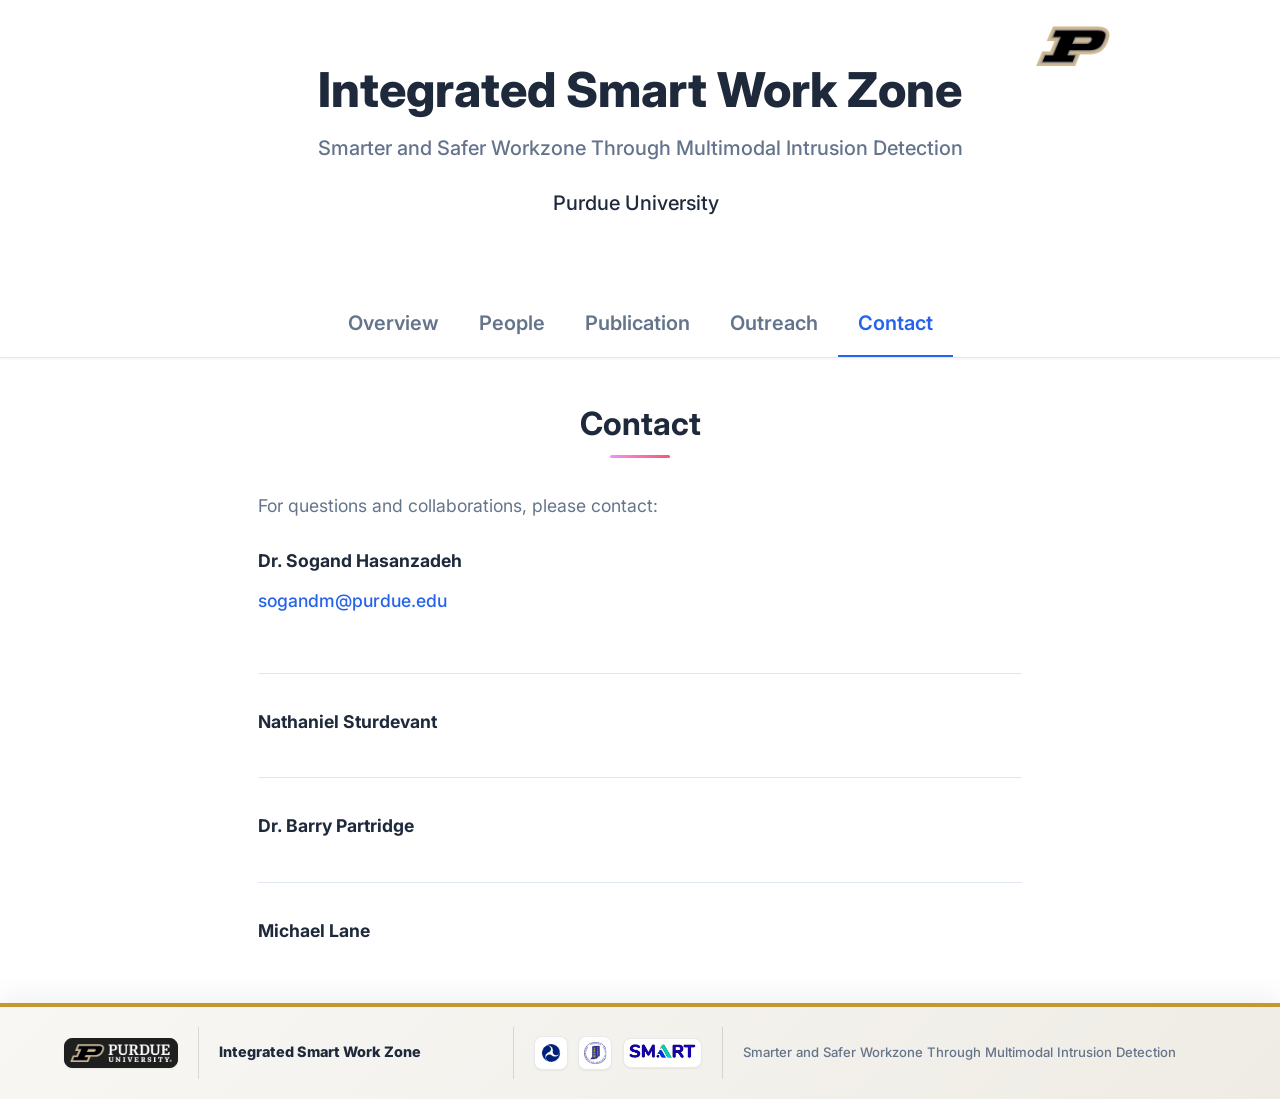
<file: contact.html>
<!DOCTYPE html>
<html lang="en">
<head>
  <meta charset="utf-8">
  <script>
    (function () {
      if (location.pathname.indexOf('/SmartWorkzone_Page') === 0) {
        document.write('<base href="/SmartWorkzone_Page/">');
      }
    })();
  </script>
  <meta name="description" content="Integrated Smart Work Zone — contact information.">
  <meta name="viewport" content="width=device-width, initial-scale=1">

  <title>Integrated Smart Work Zone | Contact</title>

  <link href="https://fonts.googleapis.com/css2?family=Inter:wght@400;500;600;700;800&display=swap" rel="stylesheet">
  <link href="https://fonts.googleapis.com/css?family=Google+Sans|Noto+Sans|Castoro" rel="stylesheet">
  <link rel="stylesheet" href="static/css/bulma.min.css">
  <link rel="stylesheet" href="static/css/index.css">
</head>

<body>

  <section class="hero publication-header">
    <a class="purdue-logo-link" href="https://www.purdue.edu/" target="_blank" rel="noopener noreferrer">
      <img class="purdue-logo" src="static/images/purdue-logo.png" alt="Purdue University">
    </a>
    <div class="hero-body">
      <div class="container is-max-desktop">
        <div class="columns is-centered">
          <div class="column has-text-centered">
            <h1 class="title is-1 publication-title">Integrated Smart Work Zone</h1>
            <p class="project-tagline is-size-5">Smarter and Safer Workzone Through Multimodal Intrusion Detection</p>
            <div class="is-size-5 publication-authors">
              <span class="author-block">Purdue University</span>
            </div>
          </div>
        </div>
      </div>
    </div>
  </section>

  <nav class="site-nav" aria-label="Main navigation">
    <div class="nav-container">
      <div class="tabs is-centered is-medium">
        <ul>
          <li><a href="index.html">Overview</a></li>
          <li><a href="people.html">People</a></li>
          <li><a href="publication.html">Publication</a></li>
          <li><a href="outreach.html">Outreach</a></li>
          <li class="is-active"><a href="contact.html">Contact</a></li>
        </ul>
      </div>
    </div>
  </nav>

  <section class="section page-section">
    <div class="container is-max-desktop">
      <div class="columns is-centered">
        <div class="column is-four-fifths">
          <h2 class="title is-3 has-text-centered">Contact</h2>
          <div class="content contact-list has-text-justified">
            <p class="contact-intro">For questions and collaborations, please contact:</p>
            <div class="contact-entry">
              <p class="contact-name">Dr. Sogand Hasanzadeh</p>
              <p><a href="mailto:sogandm@purdue.edu">sogandm@purdue.edu</a></p>
            </div>
            <div class="contact-entry">
              <p class="contact-name">Nathaniel Sturdevant</p>
            </div>
            <div class="contact-entry">
              <p class="contact-name">Dr. Barry Partridge</p>
            </div>
            <div class="contact-entry">
              <p class="contact-name">Michael Lane</p>
            </div>
          </div>
        </div>
      </div>
    </div>
  </section>

  <footer class="site-footer-bar" role="contentinfo">
    <div class="site-footer-bar__scroll">
      <div class="site-footer-bar__inner">
        <div class="site-footer-bar__section site-footer-bar__logos">
          <img class="site-footer-bar__logo site-footer-bar__logo--purdue" src="static/images/purdue-logo.png" alt="Purdue University">
        </div>
        <div class="site-footer-bar__section site-footer-bar__project">
          <p class="site-footer-bar__text">Integrated Smart Work Zone</p>
        </div>
        <div class="site-footer-bar__section site-footer-bar__funding">
          <img class="site-footer-bar__logo site-footer-bar__logo--usdot" src="static/images/funding/usdot.png" alt="U.S. Department of Transportation">
          <img class="site-footer-bar__logo site-footer-bar__logo--indot" src="static/images/funding/indot.png" alt="Indiana Department of Transportation">
          <img class="site-footer-bar__logo site-footer-bar__logo--smart" src="static/images/funding/smart.png" alt="USDOT SMART Grant Program">
        </div>
        <div class="site-footer-bar__section site-footer-bar__tagline">
          <p class="site-footer-bar__text">Smarter and Safer Workzone Through Multimodal Intrusion Detection</p>
        </div>
      </div>
    </div>
  </footer>

</body>
</html>
</file>
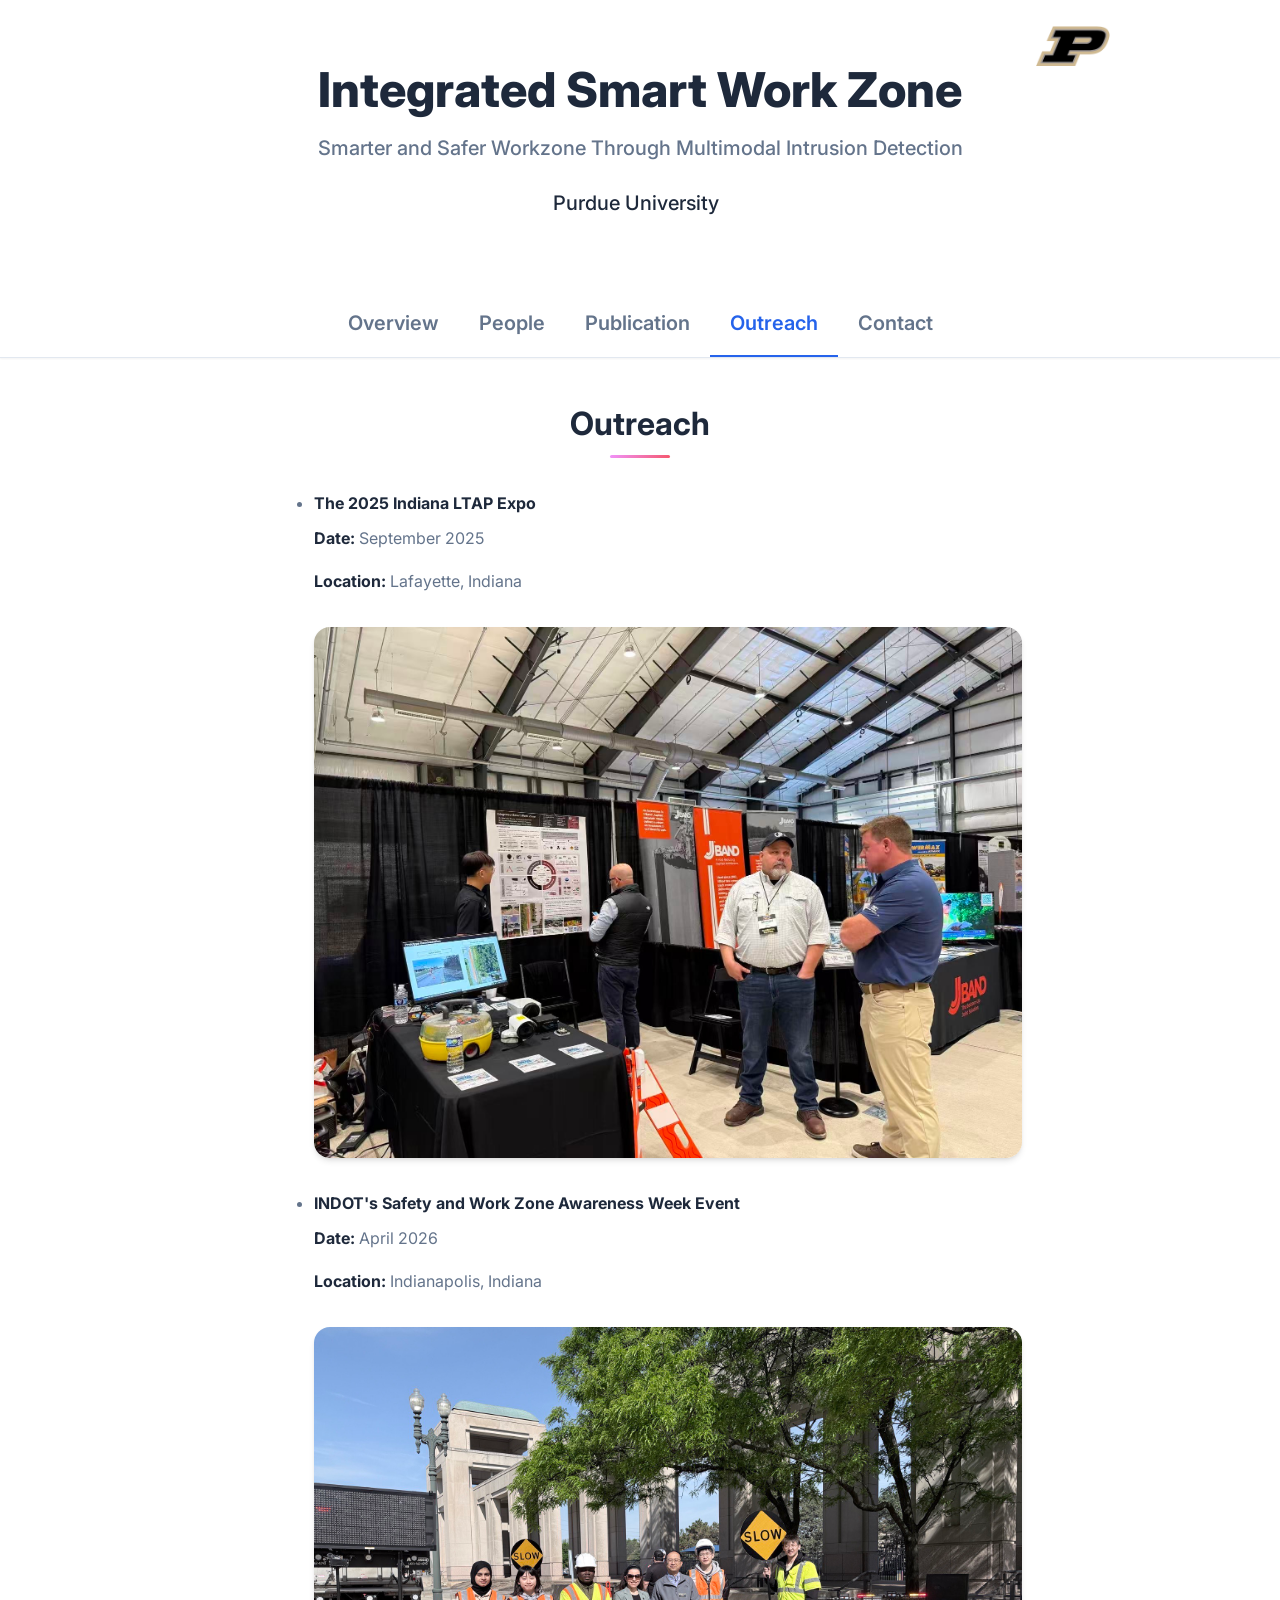
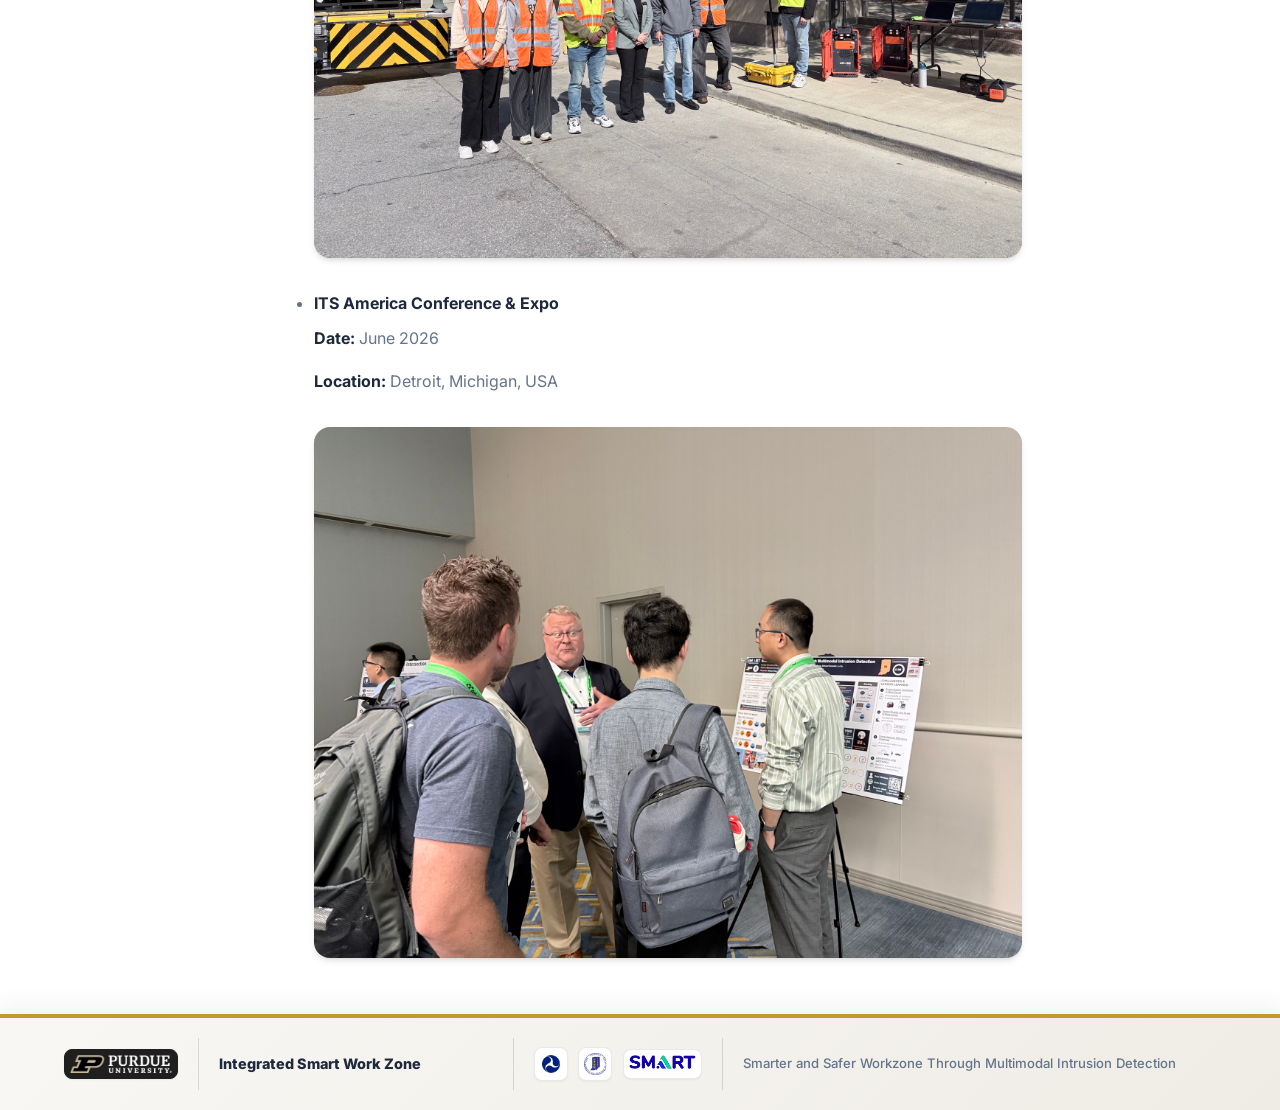
<file: outreach.html>
<!DOCTYPE html>
<html lang="en">
<head>
  <meta charset="utf-8">
  <script>
    (function () {
      if (location.pathname.indexOf('/SmartWorkzone_Page') === 0) {
        document.write('<base href="/SmartWorkzone_Page/">');
      }
    })();
  </script>
  <meta name="description" content="Integrated Smart Work Zone — outreach events and community engagement.">
  <meta name="viewport" content="width=device-width, initial-scale=1">

  <title>Integrated Smart Work Zone | Outreach</title>

  <link href="https://fonts.googleapis.com/css2?family=Inter:wght@400;500;600;700;800&display=swap" rel="stylesheet">
  <link href="https://fonts.googleapis.com/css?family=Google+Sans|Noto+Sans|Castoro" rel="stylesheet">
  <link rel="stylesheet" href="static/css/bulma.min.css">
  <link rel="stylesheet" href="static/css/index.css">
</head>

<body>

  <section class="hero publication-header">
    <a class="purdue-logo-link" href="https://www.purdue.edu/" target="_blank" rel="noopener noreferrer">
      <img class="purdue-logo" src="static/images/purdue-logo.png" alt="Purdue University">
    </a>
    <div class="hero-body">
      <div class="container is-max-desktop">
        <div class="columns is-centered">
          <div class="column has-text-centered">
            <h1 class="title is-1 publication-title">Integrated Smart Work Zone</h1>
            <p class="project-tagline is-size-5">Smarter and Safer Workzone Through Multimodal Intrusion Detection</p>
            <div class="is-size-5 publication-authors">
              <span class="author-block">Purdue University</span>
            </div>
          </div>
        </div>
      </div>
    </div>
  </section>

  <nav class="site-nav" aria-label="Main navigation">
    <div class="nav-container">
      <div class="tabs is-centered is-medium">
        <ul>
          <li><a href="index.html">Overview</a></li>
          <li><a href="people.html">People</a></li>
          <li><a href="publication.html">Publication</a></li>
          <li class="is-active"><a href="outreach.html">Outreach</a></li>
          <li><a href="contact.html">Contact</a></li>
        </ul>
      </div>
    </div>
  </nav>

  <section class="section page-section">
    <div class="container is-max-desktop">
      <div class="columns is-centered">
        <div class="column is-four-fifths">

          <h2 class="title is-3 has-text-centered">Outreach</h2>

          <div class="content">
            <ul class="outreach-list">
              <li class="outreach-item">
                <p class="outreach-event">The 2025 Indiana LTAP Expo</p>
                <p><strong>Date:</strong> September 2025</p>
                <p><strong>Location:</strong> Lafayette, Indiana</p>
                <img src="static/images/outreach/outreach_1.jpeg" alt="Smart Work Zone booth at the 2025 Indiana LTAP Expo">
              </li>
              <li class="outreach-item">
                <p class="outreach-event">INDOT's Safety and Work Zone Awareness Week Event</p>
                <p><strong>Date:</strong> April 2026</p>
                <p><strong>Location:</strong> Indianapolis, Indiana</p>
                <img src="static/images/outreach/outreach_2.jpeg" alt="Smart Work Zone team at INDOT Safety and Work Zone Awareness Week Event">
              </li>
              <li class="outreach-item">
                <p class="outreach-event">ITS America Conference &amp; Expo</p>
                <p><strong>Date:</strong> June 2026</p>
                <p><strong>Location:</strong> Detroit, Michigan, USA</p>
                <img src="static/images/outreach/its-america-2026.jpeg" alt="Smart Work Zone poster presentation at the ITS America Conference and Expo in Detroit">
              </li>
            </ul>
          </div>

        </div>
      </div>
    </div>
  </section>

  <footer class="site-footer-bar" role="contentinfo">
    <div class="site-footer-bar__scroll">
      <div class="site-footer-bar__inner">
        <div class="site-footer-bar__section site-footer-bar__logos">
          <img class="site-footer-bar__logo site-footer-bar__logo--purdue" src="static/images/purdue-logo.png" alt="Purdue University">
        </div>
        <div class="site-footer-bar__section site-footer-bar__project">
          <p class="site-footer-bar__text">Integrated Smart Work Zone</p>
        </div>
        <div class="site-footer-bar__section site-footer-bar__funding">
          <img class="site-footer-bar__logo site-footer-bar__logo--usdot" src="static/images/funding/usdot.png" alt="U.S. Department of Transportation">
          <img class="site-footer-bar__logo site-footer-bar__logo--indot" src="static/images/funding/indot.png" alt="Indiana Department of Transportation">
          <img class="site-footer-bar__logo site-footer-bar__logo--smart" src="static/images/funding/smart.png" alt="USDOT SMART Grant Program">
        </div>
        <div class="site-footer-bar__section site-footer-bar__tagline">
          <p class="site-footer-bar__text">Smarter and Safer Workzone Through Multimodal Intrusion Detection</p>
        </div>
      </div>
    </div>
  </footer>

</body>
</html>
</file>
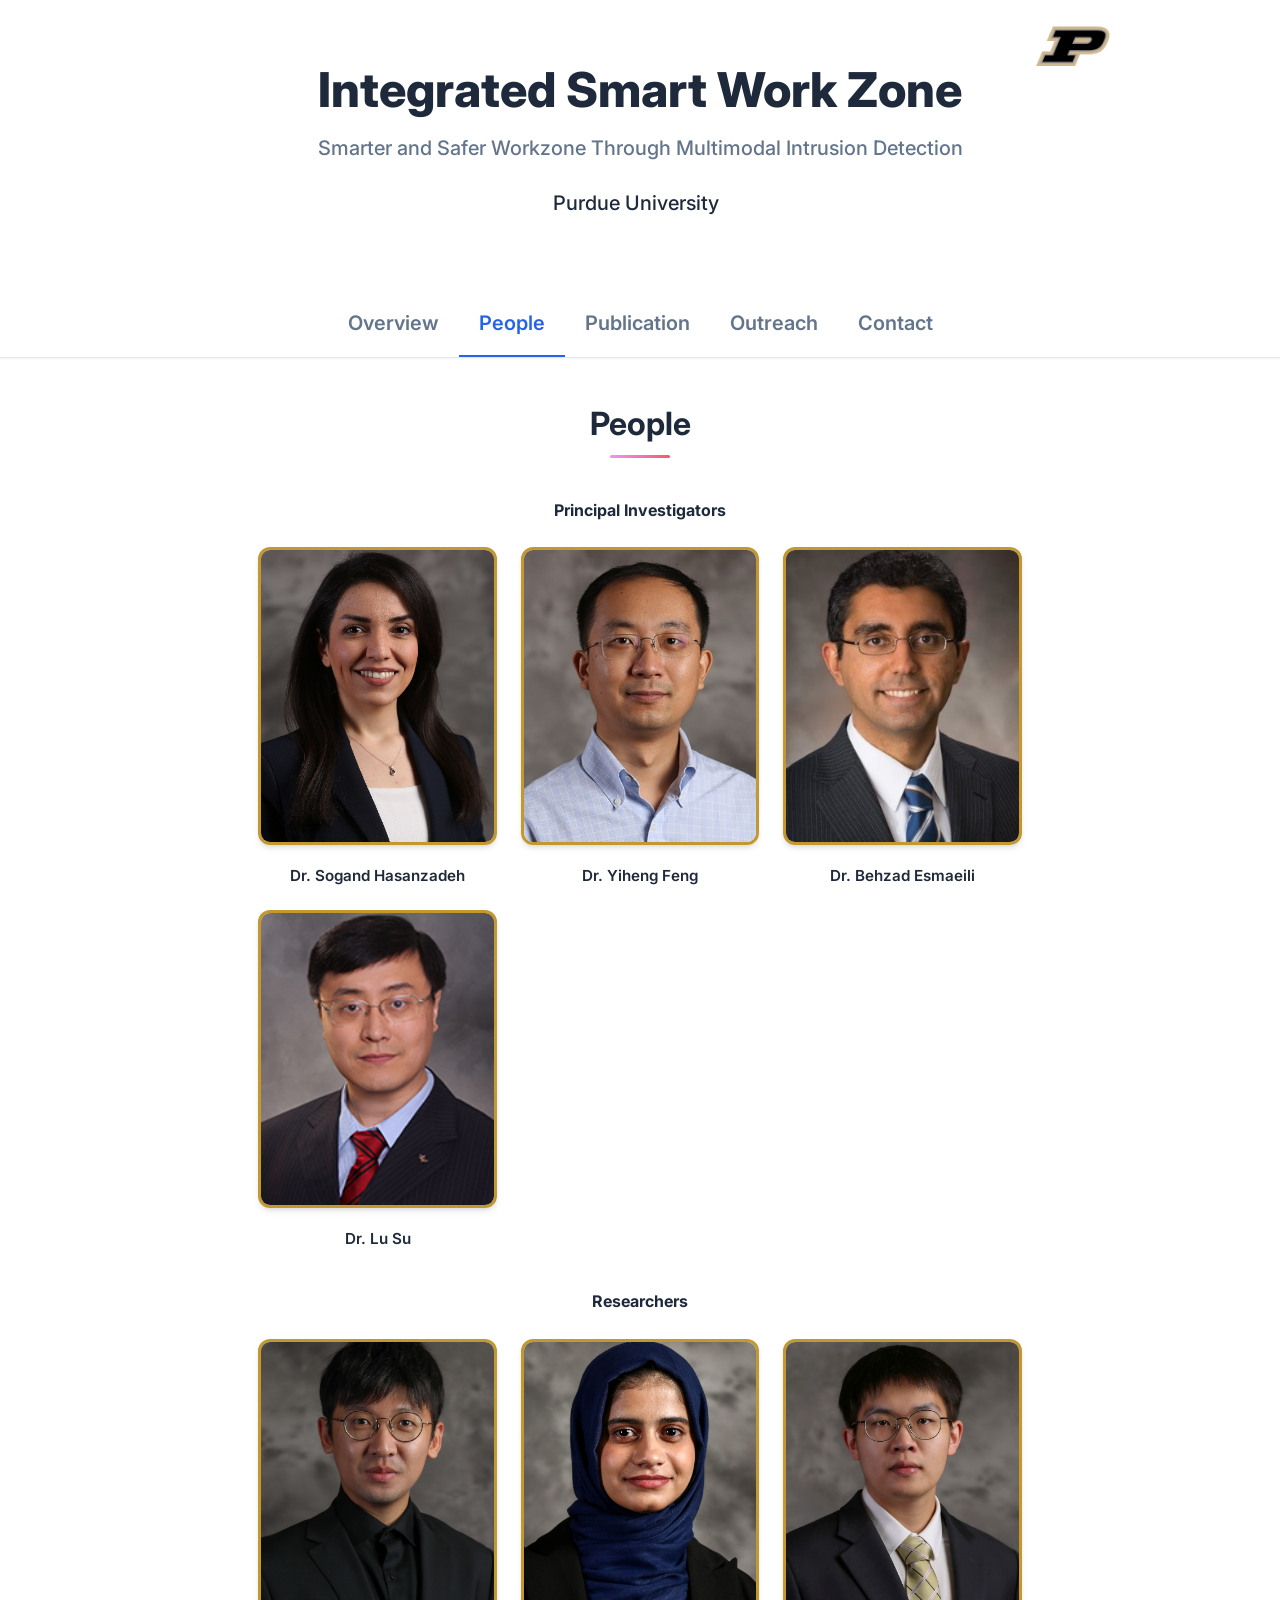
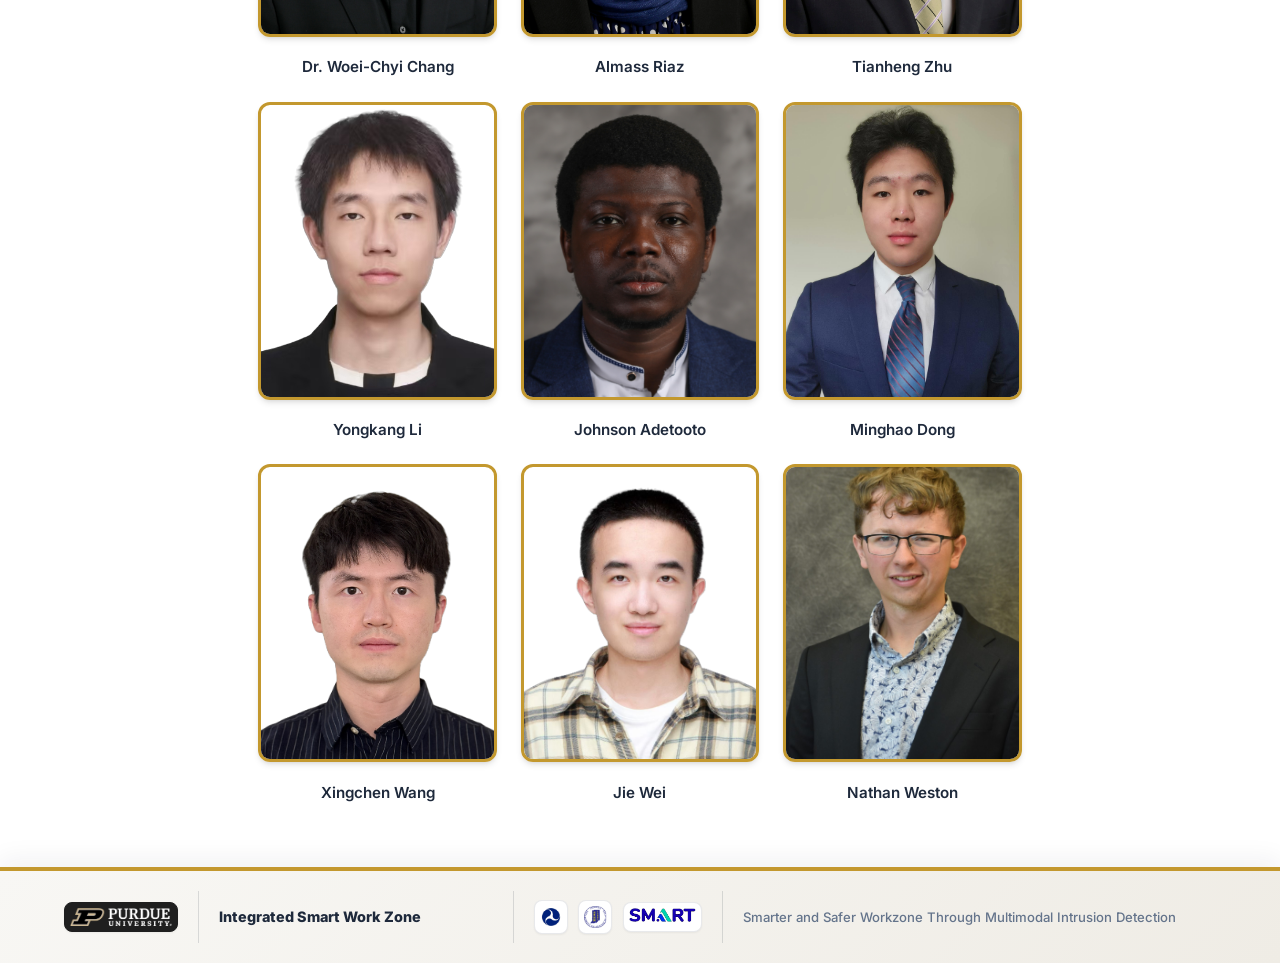
<file: people.html>
<!DOCTYPE html>
<html lang="en">
<head>
  <meta charset="utf-8">
  <script>
    (function () {
      if (location.pathname.indexOf('/SmartWorkzone_Page') === 0) {
        document.write('<base href="/SmartWorkzone_Page/">');
      }
    })();
  </script>
  <meta name="description" content="Integrated Smart Work Zone — team members and collaborators.">
  <meta name="viewport" content="width=device-width, initial-scale=1">

  <title>Integrated Smart Work Zone | People</title>

  <link href="https://fonts.googleapis.com/css2?family=Inter:wght@400;500;600;700;800&display=swap" rel="stylesheet">
  <link href="https://fonts.googleapis.com/css?family=Google+Sans|Noto+Sans|Castoro" rel="stylesheet">
  <link rel="stylesheet" href="static/css/bulma.min.css">
  <link rel="stylesheet" href="static/css/index.css">
</head>

<body>

  <section class="hero publication-header">
    <a class="purdue-logo-link" href="https://www.purdue.edu/" target="_blank" rel="noopener noreferrer">
      <img class="purdue-logo" src="static/images/purdue-logo.png" alt="Purdue University">
    </a>
    <div class="hero-body">
      <div class="container is-max-desktop">
        <div class="columns is-centered">
          <div class="column has-text-centered">
            <h1 class="title is-1 publication-title">Integrated Smart Work Zone</h1>
            <p class="project-tagline is-size-5">Smarter and Safer Workzone Through Multimodal Intrusion Detection</p>
            <div class="is-size-5 publication-authors">
              <span class="author-block">Purdue University</span>
            </div>
          </div>
        </div>
      </div>
    </div>
  </section>

  <nav class="site-nav" aria-label="Main navigation">
    <div class="nav-container">
      <div class="tabs is-centered is-medium">
        <ul>
          <li><a href="index.html">Overview</a></li>
          <li class="is-active"><a href="people.html">People</a></li>
          <li><a href="publication.html">Publication</a></li>
          <li><a href="outreach.html">Outreach</a></li>
          <li><a href="contact.html">Contact</a></li>
        </ul>
      </div>
    </div>
  </nav>

  <section class="section page-section">
    <div class="container is-max-desktop">
      <div class="columns is-centered">
        <div class="column is-four-fifths">

          <h2 class="title is-3 has-text-centered">People</h2>

          <h3 class="people-section-title">Principal Investigators</h3>
          <div class="people-grid">
            <div class="people-card">
              <img src="static/images/people/sogand-hasanzadeh.jpeg" alt="Dr. Sogand Hasanzadeh">
              <p class="name">Dr. Sogand Hasanzadeh</p>
            </div>
            <div class="people-card">
              <img src="static/images/people/yiheng-feng.jpeg" alt="Dr. Yiheng Feng">
              <p class="name">Dr. Yiheng Feng</p>
            </div>
            <div class="people-card">
              <img src="static/images/people/behzad-esmaeili.jpeg" alt="Dr. Behzad Esmaeili">
              <p class="name">Dr. Behzad Esmaeili</p>
            </div>
            <div class="people-card">
              <img src="static/images/people/lu-su.jpeg" alt="Dr. Lu Su">
              <p class="name">Dr. Lu Su</p>
            </div>
          </div>

          <h3 class="people-section-title">Researchers</h3>
          <div class="people-grid">
            <div class="people-card">
              <img src="static/images/people/woei-chyi-chang.jpeg" alt="Dr. Woei-Chyi Chang">
              <p class="name">Dr. Woei-Chyi Chang</p>
            </div>
            <div class="people-card">
              <img src="static/images/people/almass-riaz.jpeg" alt="Almass Riaz">
              <p class="name">Almass Riaz</p>
            </div>
            <div class="people-card">
              <img src="static/images/people/tianheng-zhu.jpeg" alt="Tianheng Zhu">
              <p class="name">Tianheng Zhu</p>
            </div>
            <div class="people-card">
              <img src="static/images/people/yongkang-li.png" alt="Yongkang Li">
              <p class="name">Yongkang Li</p>
            </div>
            <div class="people-card">
              <img src="static/images/people/johnson-adetooto.png" alt="Johnson Adetooto">
              <p class="name">Johnson Adetooto</p>
            </div>
            <div class="people-card">
              <img src="static/images/people/minghao-dong.jpeg" alt="Minghao Dong">
              <p class="name">Minghao Dong</p>
            </div>
            <div class="people-card">
              <img src="static/images/people/xingchen-wang.png" alt="Xingchen Wang">
              <p class="name">Xingchen Wang</p>
            </div>
            <div class="people-card">
              <img src="static/images/people/jie-wei.png" alt="Jie Wei">
              <p class="name">Jie Wei</p>
            </div>
            <div class="people-card">
              <img src="static/images/people/nathan-weston.jpeg" alt="Nathan Weston">
              <p class="name">Nathan Weston</p>
            </div>
          </div>

        </div>
      </div>
    </div>
  </section>

  <footer class="site-footer-bar" role="contentinfo">
    <div class="site-footer-bar__scroll">
      <div class="site-footer-bar__inner">
        <div class="site-footer-bar__section site-footer-bar__logos">
          <img class="site-footer-bar__logo site-footer-bar__logo--purdue" src="static/images/purdue-logo.png" alt="Purdue University">
        </div>
        <div class="site-footer-bar__section site-footer-bar__project">
          <p class="site-footer-bar__text">Integrated Smart Work Zone</p>
        </div>
        <div class="site-footer-bar__section site-footer-bar__funding">
          <img class="site-footer-bar__logo site-footer-bar__logo--usdot" src="static/images/funding/usdot.png" alt="U.S. Department of Transportation">
          <img class="site-footer-bar__logo site-footer-bar__logo--indot" src="static/images/funding/indot.png" alt="Indiana Department of Transportation">
          <img class="site-footer-bar__logo site-footer-bar__logo--smart" src="static/images/funding/smart.png" alt="USDOT SMART Grant Program">
        </div>
        <div class="site-footer-bar__section site-footer-bar__tagline">
          <p class="site-footer-bar__text">Smarter and Safer Workzone Through Multimodal Intrusion Detection</p>
        </div>
      </div>
    </div>
  </footer>

</body>
</html>
</file>
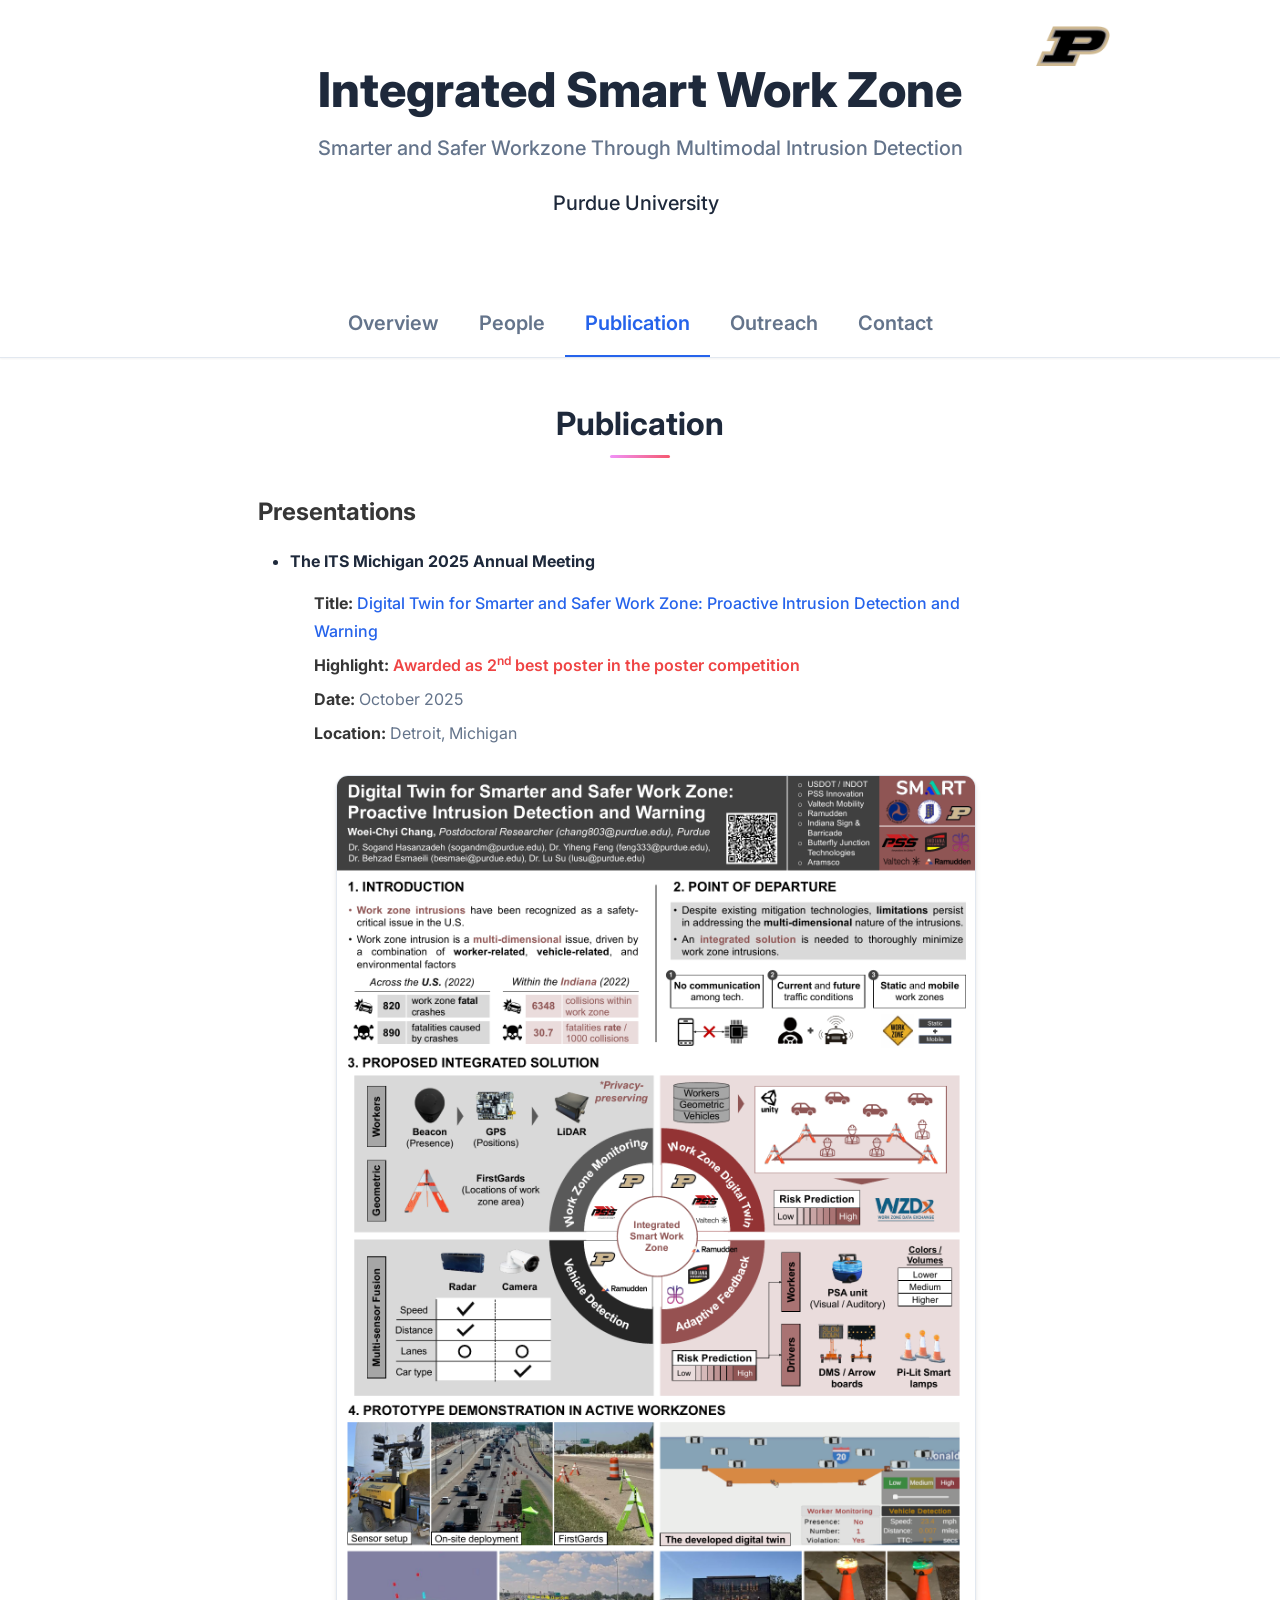
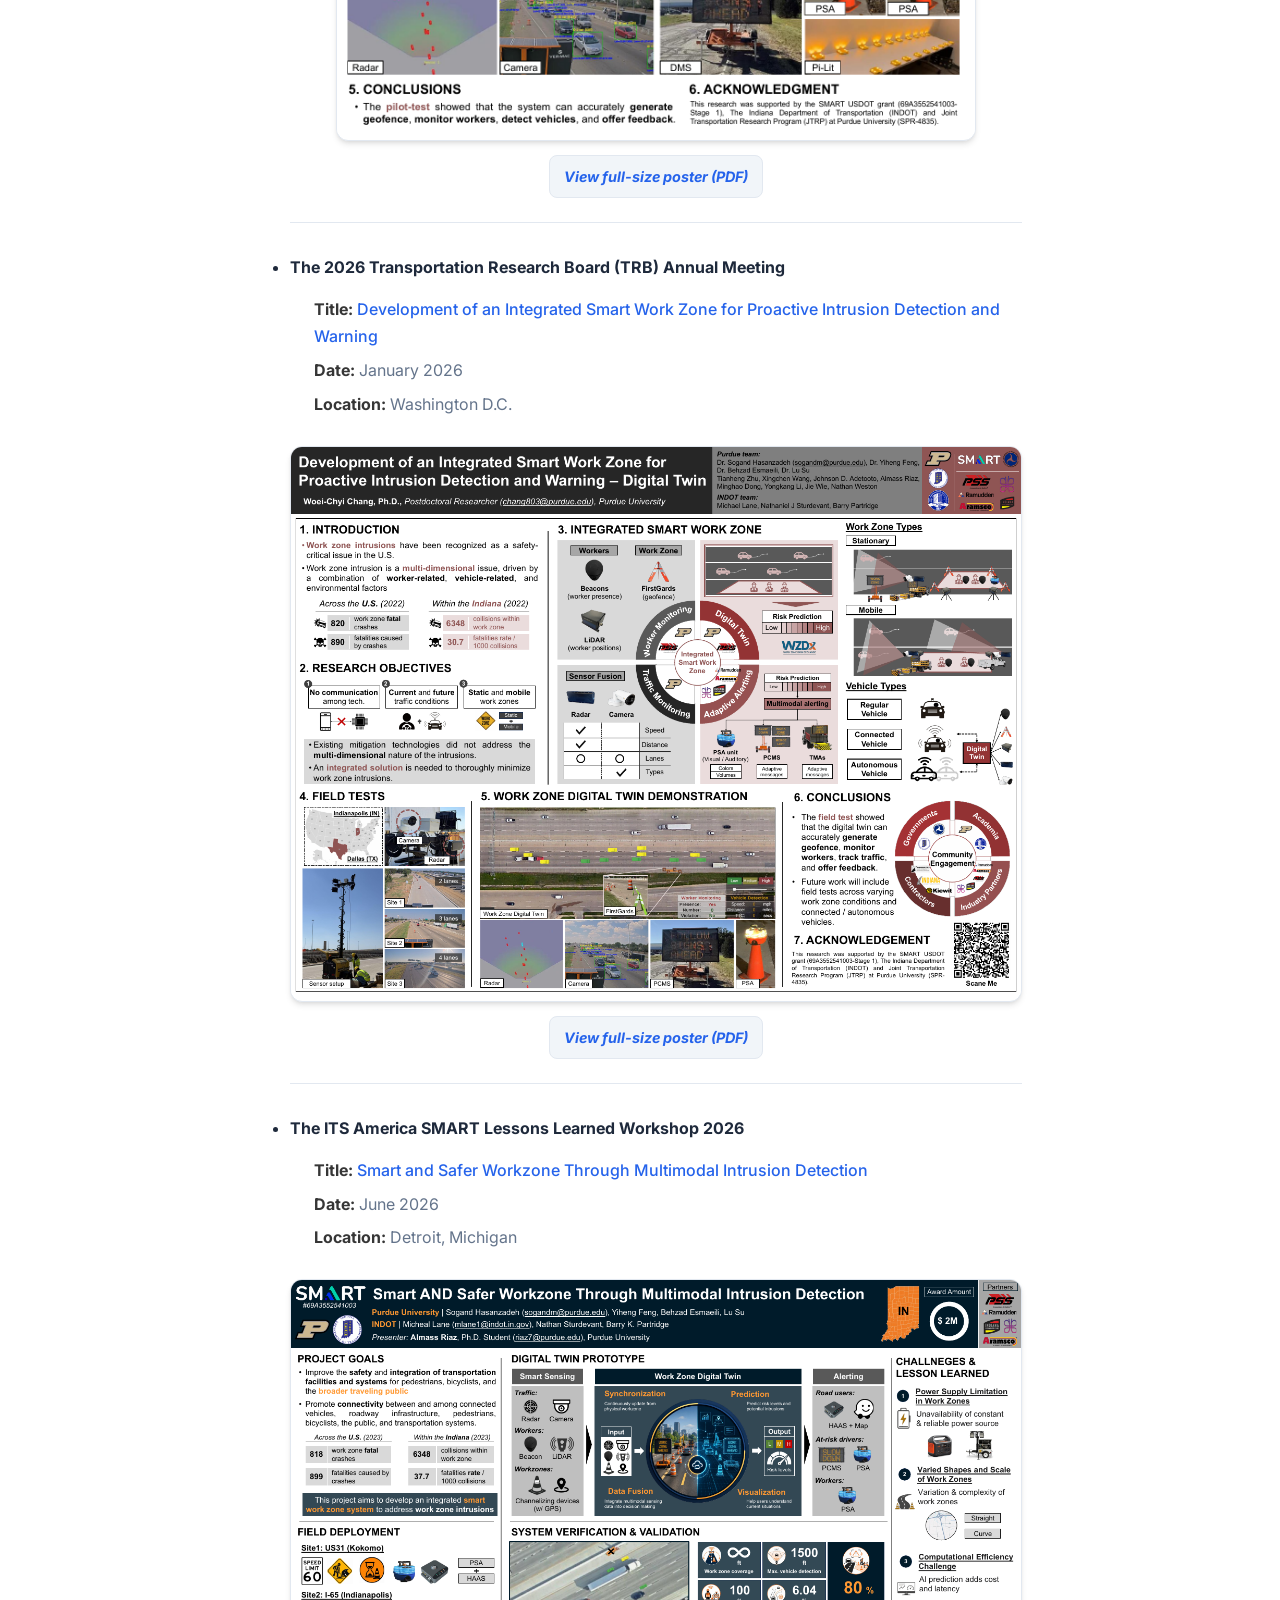
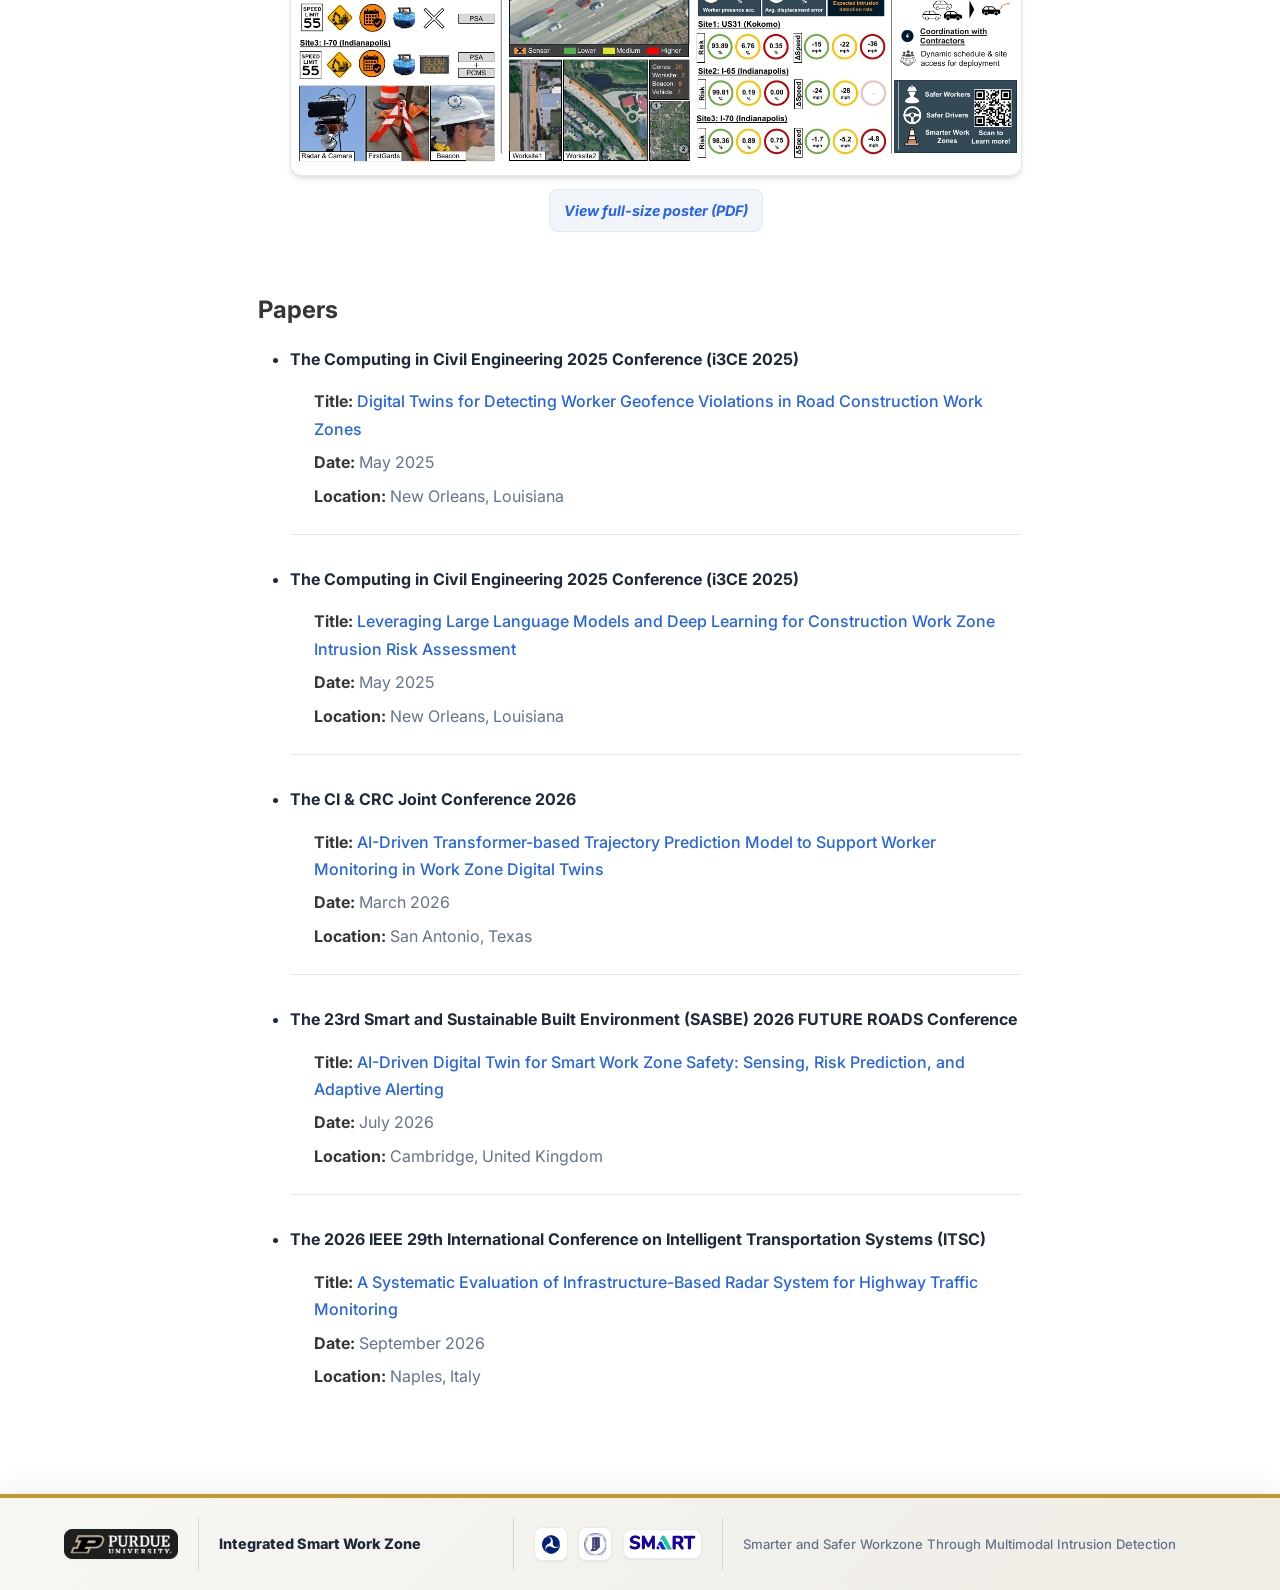
<file: publication.html>
<!DOCTYPE html>
<html lang="en">
<head>
  <meta charset="utf-8">
  <script>
    (function () {
      if (location.pathname.indexOf('/SmartWorkzone_Page') === 0) {
        document.write('<base href="/SmartWorkzone_Page/">');
      }
    })();
  </script>
  <meta name="description" content="Integrated Smart Work Zone — publications and conference presentations.">
  <meta name="viewport" content="width=device-width, initial-scale=1">

  <title>Integrated Smart Work Zone | Publication</title>

  <link href="https://fonts.googleapis.com/css2?family=Inter:wght@400;500;600;700;800&display=swap" rel="stylesheet">
  <link href="https://fonts.googleapis.com/css?family=Google+Sans|Noto+Sans|Castoro" rel="stylesheet">
  <link rel="stylesheet" href="static/css/bulma.min.css">
  <link rel="stylesheet" href="static/css/index.css">
</head>

<body>

  <section class="hero publication-header">
    <a class="purdue-logo-link" href="https://www.purdue.edu/" target="_blank" rel="noopener noreferrer">
      <img class="purdue-logo" src="static/images/purdue-logo.png" alt="Purdue University">
    </a>
    <div class="hero-body">
      <div class="container is-max-desktop">
        <div class="columns is-centered">
          <div class="column has-text-centered">
            <h1 class="title is-1 publication-title">Integrated Smart Work Zone</h1>
            <p class="project-tagline is-size-5">Smarter and Safer Workzone Through Multimodal Intrusion Detection</p>
            <div class="is-size-5 publication-authors">
              <span class="author-block">Purdue University</span>
            </div>
          </div>
        </div>
      </div>
    </div>
  </section>

  <nav class="site-nav" aria-label="Main navigation">
    <div class="nav-container">
      <div class="tabs is-centered is-medium">
        <ul>
          <li><a href="index.html">Overview</a></li>
          <li><a href="people.html">People</a></li>
          <li class="is-active"><a href="publication.html">Publication</a></li>
          <li><a href="outreach.html">Outreach</a></li>
          <li><a href="contact.html">Contact</a></li>
        </ul>
      </div>
    </div>
  </nav>

  <section class="section page-section">
    <div class="container is-max-desktop">
      <div class="columns is-centered">
        <div class="column is-four-fifths">

          <h2 class="title is-3 has-text-centered">Publication</h2>

          <div class="content">
            <h3 class="people-section-title pub-section-title">Presentations</h3>
            <ul class="pub-list">

              <li>
                <p class="venue">The ITS Michigan 2025 Annual Meeting</p>
                <div class="entry">
                  <p><strong>Title:</strong> <a href="https://purdue0-my.sharepoint.com/:p:/g/personal/mohamm35_purdue_edu/IQD7Oh4qItABRKXsIBk0wQe8AQLsYCkQyeod0BdtdP0NTRE?e=pwRljM" target="_blank" rel="noopener noreferrer">Digital Twin for Smarter and Safer Work Zone: Proactive Intrusion Detection and Warning</a></p>
                  <p><strong>Highlight:</strong> <span class="highlight">Awarded as 2<sup>nd</sup> best poster in the poster competition</span></p>
                  <p><strong>Date:</strong> October 2025</p>
                  <p><strong>Location:</strong> Detroit, Michigan</p>
                </div>
                <figure class="publication-poster publication-poster--portrait">
                  <a href="static/posters/its-michigan-2025.pdf" target="_blank" rel="noopener noreferrer" aria-label="Open the ITS Michigan 2025 poster as a PDF">
                    <img src="static/images/posters/its-michigan-2025.png" alt="ITS Michigan 2025 poster for Digital Twin for Smarter and Safer Work Zone" loading="lazy" width="1400" height="2100">
                  </a>
                  <figcaption><a class="publication-poster__link" href="static/posters/its-michigan-2025.pdf" target="_blank" rel="noopener noreferrer">View full-size poster (PDF)</a></figcaption>
                </figure>
              </li>

              <li>
                <p class="venue">The 2026 Transportation Research Board (TRB) Annual Meeting</p>
                <div class="entry">
                  <p><strong>Title:</strong> <a href="https://purdue0-my.sharepoint.com/:b:/g/personal/mohamm35_purdue_edu/IQCW41HXHKIFQalX365_5pxIAR_x4DtMDdYQBibn-i3Cef8?e=yiAk5m" target="_blank" rel="noopener noreferrer">Development of an Integrated Smart Work Zone for Proactive Intrusion Detection and Warning</a></p>
                  <p><strong>Date:</strong> January 2026</p>
                  <p><strong>Location:</strong> Washington D.C.</p>
                </div>
                <figure class="publication-poster">
                  <a href="static/posters/trb-2026.pdf" target="_blank" rel="noopener noreferrer" aria-label="Open the TRB 2026 poster as a PDF">
                    <img src="static/images/posters/trb-2026.png" alt="TRB 2026 poster for Development of an Integrated Smart Work Zone" loading="lazy" width="1400" height="1050">
                  </a>
                  <figcaption><a class="publication-poster__link" href="static/posters/trb-2026.pdf" target="_blank" rel="noopener noreferrer">View full-size poster (PDF)</a></figcaption>
                </figure>
              </li>

              <li>
                <p class="venue">The ITS America SMART Lessons Learned Workshop 2026</p>
                <div class="entry">
                  <p><strong>Title:</strong> <a href="static/posters/its-america-smart-workshop-2026.pdf" target="_blank" rel="noopener noreferrer">Smart and Safer Workzone Through Multimodal Intrusion Detection</a></p>
                  <p><strong>Date:</strong> June 2026</p>
                  <p><strong>Location:</strong> Detroit, Michigan</p>
                </div>
                <figure class="publication-poster">
                  <a href="static/posters/its-america-smart-workshop-2026.pdf" target="_blank" rel="noopener noreferrer" aria-label="Open the ITS America SMART Lessons Learned Workshop 2026 poster as a PDF">
                    <img src="static/images/posters/its-america-smart-workshop-2026.png" alt="ITS America SMART Lessons Learned Workshop 2026 poster for Smart and Safer Workzone Through Multimodal Intrusion Detection" loading="lazy" width="1400" height="934">
                  </a>
                  <figcaption><a class="publication-poster__link" href="static/posters/its-america-smart-workshop-2026.pdf" target="_blank" rel="noopener noreferrer">View full-size poster (PDF)</a></figcaption>
                </figure>
              </li>

            </ul>

            <h3 class="people-section-title pub-section-title">Papers</h3>
            <ul class="pub-list">

              <li>
                <p class="venue">The Computing in Civil Engineering 2025 Conference (i3CE 2025)</p>
                <div class="entry">
                  <p><strong>Title:</strong> <a href="https://ascelibrary.org/doi/10.1061/9780784486443.098" target="_blank" rel="noopener noreferrer">Digital Twins for Detecting Worker Geofence Violations in Road Construction Work Zones</a></p>
                  <p><strong>Date:</strong> May 2025</p>
                  <p><strong>Location:</strong> New Orleans, Louisiana</p>
                </div>
              </li>

              <li>
                <p class="venue">The Computing in Civil Engineering 2025 Conference (i3CE 2025)</p>
                <div class="entry">
                  <p><strong>Title:</strong> <a href="https://ascelibrary.org/doi/10.1061/9780784486436.047" target="_blank" rel="noopener noreferrer">Leveraging Large Language Models and Deep Learning for Construction Work Zone Intrusion Risk Assessment</a></p>
                  <p><strong>Date:</strong> May 2025</p>
                  <p><strong>Location:</strong> New Orleans, Louisiana</p>
                </div>
              </li>

              <li>
                <p class="venue">The CI &amp; CRC Joint Conference 2026</p>
                <div class="entry">
                  <p><strong>Title:</strong> <a href="https://purdue0-my.sharepoint.com/:b:/g/personal/mohamm35_purdue_edu/IQAVZOvbo2rKQKQ_UivawRqSAfTqJSnaAWbXaOC_6nL8Dh4?e=gJ7lHx" target="_blank" rel="noopener noreferrer">AI-Driven Transformer-based Trajectory Prediction Model to Support Worker Monitoring in Work Zone Digital Twins</a></p>
                  <p><strong>Date:</strong> March 2026</p>
                  <p><strong>Location:</strong> San Antonio, Texas</p>
                </div>
              </li>

              <li>
                <p class="venue">The 23rd Smart and Sustainable Built Environment (SASBE) 2026 FUTURE ROADS Conference</p>
                <div class="entry">
                  <p><strong>Title:</strong> <a href="https://purdue0-my.sharepoint.com/:b:/g/personal/mohamm35_purdue_edu/IQBuA_KpRpHyQYb2qDKOOdmuAfdfL5xTtXuOtbFtzaMloHM?e=nQGDLl" target="_blank" rel="noopener noreferrer">AI-Driven Digital Twin for Smart Work Zone Safety: Sensing, Risk Prediction, and Adaptive Alerting</a></p>
                  <p><strong>Date:</strong> July 2026</p>
                  <p><strong>Location:</strong> Cambridge, United Kingdom</p>
                </div>
              </li>

              <li>
                <p class="venue">The 2026 IEEE 29th International Conference on Intelligent Transportation Systems (ITSC)</p>
                <div class="entry">
                  <p><strong>Title:</strong> <a href="https://purdue0-my.sharepoint.com/:b:/g/personal/mohamm35_purdue_edu/IQDSnbtrLYndTK5H0Ty6qu2QAQawRtU6keGyGuk8nE1Cvig?e=eKdXi9" target="_blank" rel="noopener noreferrer">A Systematic Evaluation of Infrastructure-Based Radar System for Highway Traffic Monitoring</a></p>
                  <p><strong>Date:</strong> September 2026</p>
                  <p><strong>Location:</strong> Naples, Italy</p>
                </div>
              </li>

            </ul>
          </div>

        </div>
      </div>
    </div>
  </section>

  <footer class="site-footer-bar" role="contentinfo">
    <div class="site-footer-bar__scroll">
      <div class="site-footer-bar__inner">
        <div class="site-footer-bar__section site-footer-bar__logos">
          <img class="site-footer-bar__logo site-footer-bar__logo--purdue" src="static/images/purdue-logo.png" alt="Purdue University">
        </div>
        <div class="site-footer-bar__section site-footer-bar__project">
          <p class="site-footer-bar__text">Integrated Smart Work Zone</p>
        </div>
        <div class="site-footer-bar__section site-footer-bar__funding">
          <img class="site-footer-bar__logo site-footer-bar__logo--usdot" src="static/images/funding/usdot.png" alt="U.S. Department of Transportation">
          <img class="site-footer-bar__logo site-footer-bar__logo--indot" src="static/images/funding/indot.png" alt="Indiana Department of Transportation">
          <img class="site-footer-bar__logo site-footer-bar__logo--smart" src="static/images/funding/smart.png" alt="USDOT SMART Grant Program">
        </div>
        <div class="site-footer-bar__section site-footer-bar__tagline">
          <p class="site-footer-bar__text">Smarter and Safer Workzone Through Multimodal Intrusion Detection</p>
        </div>
      </div>
    </div>
  </footer>

</body>
</html>
</file>
<file: static/css/index.css>
/* Modern CSS Variables for consistent theming */
:root {
  --primary-color: #2563eb;
  --primary-hover: #1d4ed8;
  --secondary-color: #64748b;
  --accent-color: #0ea5e9;
  --text-primary: #1e293b;
  --text-secondary: #64748b;
  --text-light: #94a3b8;
  --background-primary: #ffffff;
  --background-secondary: #f8fafc;
  --background-accent: #f1f5f9;
  --border-color: #e2e8f0;
  --shadow-sm: 0 1px 2px 0 rgb(0 0 0 / 0.05);
  --shadow-md: 0 4px 6px -1px rgb(0 0 0 / 0.1), 0 2px 4px -2px rgb(0 0 0 / 0.1);
  --shadow-lg: 0 10px 15px -3px rgb(0 0 0 / 0.1), 0 4px 6px -4px rgb(0 0 0 / 0.1);
  --shadow-xl: 0 20px 25px -5px rgb(0 0 0 / 0.1), 0 8px 10px -6px rgb(0 0 0 / 0.1);
  --gradient-primary: linear-gradient(135deg, #667eea 0%, #764ba2 100%);
  --gradient-accent: linear-gradient(135deg, #f093fb 0%, #f5576c 100%);
  --gradient-subtle: linear-gradient(135deg, #ffecd2 0%, #fcb69f 100%);
  --border-radius: 12px;
  --border-radius-lg: 16px;
  --transition: all 0.3s cubic-bezier(0.4, 0, 0.2, 1);
}

/* Site navigation */
.site-nav {
  background: var(--background-primary);
  border-bottom: 1px solid var(--border-color);
  position: sticky;
  top: 0;
  z-index: 100;
  box-shadow: var(--shadow-sm);
}

.site-nav .nav-container {
  max-width: 960px;
  margin: 0 auto;
  padding: 0 1.5rem;
}

.site-nav .tabs {
  margin-bottom: 0;
}

.site-nav .tabs ul {
  border-bottom: none;
  flex-wrap: wrap;
  justify-content: center;
}

.site-nav .tabs li {
  margin: 0;
}

.site-nav .tabs a {
  border-bottom: 3px solid transparent;
  color: var(--text-secondary);
  font-weight: 600;
  padding: 1rem 1.25rem;
  transition: var(--transition);
}

.site-nav .tabs a:hover {
  background: var(--background-secondary);
  border-bottom-color: var(--border-color);
  color: var(--primary-color);
}

.site-nav .tabs li.is-active a {
  border-bottom-color: var(--primary-color);
  color: var(--primary-color);
}

.page-section {
  padding: 3rem 1.5rem;
  flex: 1 0 auto;
}

.overview-video {
  width: 100%;
  border-radius: var(--border-radius-lg);
  box-shadow: var(--shadow-xl);
  margin-top: 2rem;
}

/* Overview key capabilities */
.key-capabilities {
  margin: 2.75rem 0 1rem;
}

.key-capabilities__grid {
  display: flex;
  flex-wrap: wrap;
  justify-content: center;
  gap: 0.75rem;
  margin: 0;
  padding: 0;
  list-style: none;
}

.key-capability-card {
  --capability-color: #d97706;
  --capability-background: #fffbeb;
  padding: 0.65rem 1rem;
  background: var(--capability-background);
  border: 2px solid var(--capability-color);
  border-radius: 8px;
  box-shadow: var(--shadow-sm);
  transition: var(--transition);
}

.key-capability-card:hover {
  transform: translateY(-3px);
  box-shadow: var(--shadow-md);
}

.key-capability-card h4 {
  margin: 0;
  color: var(--capability-color);
  font-size: 0.95rem;
  font-weight: 700;
  line-height: 1.25;
  text-align: center;
}

.key-capability-card:nth-child(2) {
  --capability-color: #c2410c;
  --capability-background: #fff7ed;
}

.key-capability-card:nth-child(3) {
  --capability-color: #0284c7;
  --capability-background: #f0f9ff;
}

.key-capability-card:nth-child(4) {
  --capability-color: #0369a1;
  --capability-background: #e0f2fe;
}

.key-capability-card:nth-child(5) {
  --capability-color: #dc2626;
  --capability-background: #fef2f2;
}

.key-capability-card:nth-child(6) {
  --capability-color: #b91c1c;
  --capability-background: #fff1f2;
}

.key-capability-card:nth-child(7) {
  --capability-color: #a16207;
  --capability-background: #fefce8;
}

.key-capability-card:nth-child(8) {
  --capability-color: #1e3a8a;
  --capability-background: #eff6ff;
}

.key-capability-card:nth-child(9) {
  --capability-color: #ea580c;
  --capability-background: #fff7ed;
}

.people-section-title {
  font-family: 'Inter', sans-serif !important;
  font-weight: 700 !important;
  color: var(--text-primary);
  margin: 2.5rem 0 1.5rem !important;
  text-align: center;
}

.people-grid {
  display: grid;
  grid-template-columns: repeat(auto-fill, minmax(180px, 1fr));
  gap: 1.5rem;
  margin-bottom: 1rem;
}

.people-card {
  text-align: center;
}

.people-card img {
  width: 100%;
  aspect-ratio: 4 / 5;
  object-fit: cover;
  border-radius: var(--border-radius);
  box-shadow: var(--shadow-md);
  border: 3px solid #C3982E;
}

.people-card .name {
  margin-top: 0.75rem;
  font-weight: 600;
  color: var(--text-primary);
  font-size: 0.95rem;
  line-height: 1.4;
}

.partners-logos {
  display: flex;
  flex-wrap: wrap;
  justify-content: center;
  align-items: center;
  gap: 2rem;
  margin: 2rem 0;
}

.partners-logos img {
  max-height: 90px;
  max-width: 260px;
  object-fit: contain;
}

.funding-section-title {
  text-align: center;
  margin-top: 2.5rem !important;
}

.funding-logos {
  justify-content: center;
  background: transparent;
}

.funding-logos img {
  max-height: 100px;
  max-width: 220px;
  background: transparent;
}

.pub-section-title {
  text-align: left;
}

.contact-intro {
  color: var(--text-secondary);
  margin-bottom: 1.5rem !important;
}

.pub-list {
  list-style: none;
  margin: 0;
  padding: 0;
}

.pub-list > li {
  margin-bottom: 2rem;
  padding-bottom: 1.5rem;
  border-bottom: 1px solid var(--border-color);
}

.pub-list > li:last-child {
  border-bottom: none;
}

.pub-list .venue {
  font-weight: 700;
  color: var(--text-primary);
  margin-bottom: 0.5rem;
}

.pub-list .venue-type {
  font-weight: 600;
  text-decoration: underline;
}

.pub-list .entry {
  margin-left: 1.5rem;
  margin-top: 0.75rem;
  color: var(--text-secondary);
  line-height: 1.7;
}

.pub-list .entry p {
  margin: 0 0 0.4rem;
}

.pub-list .entry p:last-child {
  margin-bottom: 0;
}

.pub-list .entry a {
  color: var(--primary-color);
  text-decoration: none;
  font-weight: 500;
}

.pub-list .entry a:hover {
  color: var(--primary-hover);
  text-decoration: underline;
}

.pub-list .highlight {
  color: #ef4444;
  font-weight: 600;
}

.publication-poster {
  width: 100%;
  margin: 1.75rem auto 0 !important;
  text-align: center;
}

.publication-poster--portrait {
  max-width: 640px;
}

.publication-poster > a {
  display: block;
  overflow: hidden;
  background: #fff;
  border: 1px solid var(--border-color);
  border-radius: var(--border-radius);
  box-shadow: var(--shadow-md);
  transition: var(--transition);
}

.publication-poster > a:hover {
  transform: translateY(-3px);
  box-shadow: var(--shadow-xl);
}

.publication-poster img {
  display: block;
  width: 100%;
  height: auto;
  margin: 0;
}

.publication-poster figcaption {
  margin-top: 0.85rem;
}

.publication-poster__link {
  display: inline-flex;
  align-items: center;
  justify-content: center;
  padding: 0.55rem 0.9rem;
  color: var(--primary-color) !important;
  background: var(--background-accent);
  border: 1px solid var(--border-color);
  border-radius: 8px;
  font-size: 0.9rem;
  font-weight: 700 !important;
  text-decoration: none !important;
  transition: var(--transition);
}

.publication-poster__link:hover {
  color: #fff !important;
  background: var(--primary-color);
  border-color: var(--primary-color);
}

.outreach-list {
  list-style: disc;
  padding-left: 1.5rem;
}

.outreach-list li {
  margin-bottom: 1.5rem;
  color: var(--text-secondary);
  line-height: 1.7;
}

.outreach-list strong {
  color: var(--text-primary);
}

.outreach-item {
  margin-bottom: 2.5rem;
}

.outreach-item p {
  margin-bottom: 0.35rem;
}

.outreach-event {
  font-weight: 700;
  color: var(--text-primary);
  margin-bottom: 0.5rem !important;
}

.outreach-item:last-child {
  margin-bottom: 0;
}

.outreach-item img {
  border-radius: var(--border-radius-lg);
  box-shadow: var(--shadow-md);
  margin-top: 1rem;
  width: 100%;
}

.contact-list {
  text-align: left;
}

.contact-entry {
  margin-bottom: 2rem;
  padding-bottom: 2rem;
  border-bottom: 1px solid var(--border-color);
}

.contact-entry:last-child {
  margin-bottom: 0;
  padding-bottom: 0;
  border-bottom: none;
}

.contact-name {
  font-weight: 700;
  color: var(--text-primary);
  font-size: 1.1rem;
  margin-bottom: 0.5rem !important;
}

.contact-list a {
  color: var(--primary-color);
  text-decoration: none;
  font-weight: 500;
}

.contact-list a:hover {
  color: var(--primary-hover);
  text-decoration: underline;
}

/* Smooth scrolling for better UX */
html {
  scroll-behavior: smooth;
}

body {
  font-family: 'Inter', 'Segoe UI', -apple-system, BlinkMacSystemFont, sans-serif;
  color: var(--text-primary);
  line-height: 1.6;
  font-size: 16px;
  background-color: var(--background-primary);
  -webkit-font-smoothing: antialiased;
  -moz-osx-font-smoothing: grayscale;
  min-height: 100vh;
  display: flex;
  flex-direction: column;
}


/* Modern Button Styles */
.button {
  border-radius: var(--border-radius) !important;
  font-weight: 600 !important;
  transition: var(--transition) !important;
  border: 2px solid transparent !important;
  position: relative;
  overflow: hidden;
}

.button.is-dark {
  background: var(--text-primary) !important;
  border: none !important;
  color: white !important;
  box-shadow: var(--shadow-md);
}

.button.is-dark:hover {
  transform: translateY(-2px);
  box-shadow: var(--shadow-lg);
  background: var(--primary-color) !important;
}

.button.is-dark:active {
  transform: translateY(0);
  box-shadow: var(--shadow-md);
}

.footer .icon-link {
    font-size: 25px;
    color: var(--text-secondary);
    transition: var(--transition);
}

.footer .icon-link:hover {
    color: var(--primary-color);
    transform: translateY(-2px);
}

.link-block a {
    margin: 8px 4px;
}

.dnerf {
  font-variant: small-caps;
}


/* Hero Section Modernization */
.hero {
  position: relative;
  overflow: hidden;
}

.hero.is-light {
  background: var(--background-secondary);
  border-top: 1px solid var(--border-color);
  border-bottom: 1px solid var(--border-color);
}

.hero-body {
  padding: 4rem 1.5rem;
}

.teaser .hero-body {
  padding-top: 2rem;
  padding-bottom: 4rem;
}

.teaser {
  font-family: 'Inter', sans-serif;
}


/* Publication Content Styling */
.publication-title {
    font-family: 'Inter', sans-serif !important;
    font-weight: 800 !important;
    color: var(--text-primary) !important;
    margin-bottom: 2rem !important;
    line-height: 1.1 !important;
}

.publication-banner {
  max-height: 70vh;
  border-radius: var(--border-radius-lg);
  overflow: hidden;
  box-shadow: var(--shadow-xl);
  margin: 2rem 0;
}

.publication-banner video {
  position: relative;
  left: auto;
  top: auto;
  transform: none;
  object-fit: cover;
  width: 100%;
  height: 100%;
  border-radius: var(--border-radius-lg);
}

.publication-header {
  position: relative;
}

.purdue-logo-link {
  position: absolute;
  top: 1.25rem;
  right: 1.5rem;
  z-index: 10;
  line-height: 0;
}

.purdue-logo-link:hover {
  opacity: 0.85;
}

.purdue-logo {
  height: 52px;
  width: auto;
  max-width: 220px;
  object-fit: contain;
}

.publication-header .hero-body {
  padding: 4rem 1.5rem 3rem;
}

.project-tagline {
  color: var(--text-secondary);
  font-weight: 500;
  max-width: 720px;
  margin: -1rem auto 1.5rem !important;
  line-height: 1.5;
}

/* Site footer bar (footnote) */
.site-footer-bar {
  background: linear-gradient(135deg, #f8f7f4 0%, #efece5 100%);
  padding: 0 !important;
  margin-top: auto;
  flex-shrink: 0;
  border-top: 4px solid #c3982e;
  box-shadow: 0 -8px 24px rgb(30 41 59 / 0.06);
}

.site-footer-bar__scroll {
  width: 100%;
}

.site-footer-bar__inner {
  display: grid;
  grid-template-columns: auto minmax(11rem, 0.8fr) auto minmax(17rem, 1.25fr);
  align-items: center;
  width: min(100%, 1200px);
  min-height: 92px;
  margin: 0 auto;
  padding: 1rem 1.5rem;
}

.site-footer-bar__section {
  display: flex;
  align-items: center;
  justify-content: center;
  min-height: 52px;
  gap: 0.75rem;
  padding: 0.35rem 1.25rem;
  border-right: 1px solid rgb(30 41 59 / 0.14);
}

.site-footer-bar__section:last-child {
  border-right: none;
}

.site-footer-bar__logos {
  justify-content: flex-start;
  padding-left: 0;
}

.site-footer-bar__project {
  justify-content: flex-start;
}

.site-footer-bar__funding {
  gap: 0.65rem;
}

.site-footer-bar__tagline {
  justify-content: flex-start;
  padding-right: 0;
}

.site-footer-bar__text {
  font-family: 'Inter', sans-serif;
  font-size: 0.82rem;
  font-weight: 600;
  color: var(--text-primary);
  text-align: left;
  line-height: 1.45;
  margin: 0;
}

.site-footer-bar__project .site-footer-bar__text {
  font-size: 0.9rem;
  font-weight: 800;
}

.site-footer-bar__tagline .site-footer-bar__text {
  color: var(--text-secondary);
  font-weight: 500;
}

.site-footer-bar__logo {
  display: block;
  object-fit: contain;
  flex-shrink: 0;
  background: #fff;
  border: 1px solid rgb(30 41 59 / 0.1);
  border-radius: 8px;
  box-shadow: var(--shadow-sm);
  padding: 0.3rem;
}

.site-footer-bar__logo--purdue {
  height: 30px;
  width: auto;
  max-width: 145px;
  background: #1f1f1f;
  border-color: #1f1f1f;
}

.site-footer-bar__logo--indot {
  height: 34px;
  width: auto;
  max-width: 38px;
}

.site-footer-bar__logo--usdot {
  height: 34px;
  width: auto;
  max-width: 38px;
}

.site-footer-bar__logo--smart {
  height: 30px;
  width: auto;
  max-width: 105px;
}

@media screen and (max-width: 900px) {
  .site-footer-bar__inner {
    grid-template-columns: 1fr 1fr;
    padding: 0.75rem 1rem;
  }

  .site-footer-bar__section {
    justify-content: center;
    min-height: 60px;
    padding: 0.65rem 1rem;
    border-bottom: 1px solid rgb(30 41 59 / 0.12);
  }

  .site-footer-bar__section:nth-child(2) {
    border-right: none;
  }

  .site-footer-bar__section:nth-child(3),
  .site-footer-bar__section:nth-child(4) {
    border-bottom: none;
  }

  .site-footer-bar__text {
    text-align: center;
  }
}

@media screen and (max-width: 768px) {
  .project-tagline {
    font-size: 1rem !important;
  }

  .purdue-logo-link {
    top: 0.75rem;
    right: 0.75rem;
  }

  .purdue-logo {
    height: 36px;
    max-width: 160px;
  }

  .publication-header .hero-body {
    padding-top: 3.5rem;
  }
}

@media screen and (max-width: 520px) {
  .site-footer-bar__inner {
    grid-template-columns: 1fr;
  }

  .site-footer-bar__section,
  .site-footer-bar__section:nth-child(2),
  .site-footer-bar__section:nth-child(3) {
    border-right: none;
    border-bottom: 1px solid rgb(30 41 59 / 0.12);
  }

  .site-footer-bar__section:last-child {
    border-bottom: none;
  }
}

.publication-authors {
    font-family: 'Inter', sans-serif !important;
    font-weight: 500;
    margin-bottom: 1.5rem;
}

.publication-venue {
    color: var(--text-secondary);
    width: fit-content;
    font-weight: 600;
    background: var(--background-accent);
    padding: 0.5rem 1rem;
    border-radius: var(--border-radius);
    margin-top: 1rem;
    display: inline-block;
}

.publication-awards {
    color: #ef4444;
    width: fit-content;
    font-weight: 700;
    background: linear-gradient(135deg, #fef2f2, #fee2e2);
    padding: 0.5rem 1rem;
    border-radius: var(--border-radius);
    border-left: 4px solid #ef4444;
    margin-top: 1rem;
}

.publication-authors a {
   color: var(--primary-color) !important;
   text-decoration: none;
   font-weight: 600;
   transition: var(--transition);
   position: relative;
}

.publication-authors a::after {
    content: '';
    position: absolute;
    width: 0;
    height: 2px;
    bottom: -2px;
    left: 0;
    background: var(--gradient-accent);
    transition: var(--transition);
}

.publication-authors a:hover::after {
    width: 100%;
}

.publication-authors a:hover {
    color: var(--primary-hover) !important;
}

.author-block {
  display: inline-block;
  margin-right: 0.5rem;
}

.publication-banner img {
  border-radius: var(--border-radius-lg);
  box-shadow: var(--shadow-lg);
  transition: var(--transition);
}

.publication-banner img:hover {
  transform: scale(1.02);
  box-shadow: var(--shadow-xl);
}

/* Modern Video and Carousel Styling */
.publication-video {
    position: relative;
    width: 100%;
    height: 0;
    padding-bottom: 56.25%;
    overflow: hidden;
    border-radius: var(--border-radius-lg) !important;
    box-shadow: var(--shadow-xl);
    transition: var(--transition);
}

.publication-video:hover {
    transform: translateY(-4px);
    box-shadow: var(--shadow-xl);
}

.publication-video iframe {
    position: absolute;
    top: 0;
    left: 0;
    width: 100%;
    height: 100%;
    border-radius: var(--border-radius-lg);
}

.publication-body img {
  border-radius: var(--border-radius);
  box-shadow: var(--shadow-md);
  transition: var(--transition);
}

.publication-body img:hover {
  transform: translateY(-2px);
  box-shadow: var(--shadow-lg);
}

.results-carousel {
  overflow: hidden;
  padding: 1rem 0;
}

.results-carousel .item {
  margin: 1rem;
  overflow: hidden;
  padding: 1.5rem;
  font-size: 0;
  background: var(--background-primary);
  border-radius: var(--border-radius-lg);
  box-shadow: var(--shadow-md);
  transition: var(--transition);
  border: 1px solid var(--border-color);
}

.results-carousel .item:hover {
  transform: translateY(-4px);
  box-shadow: var(--shadow-lg);
}

.results-carousel .item img,
.results-carousel video {
  margin: 0;
  border-radius: var(--border-radius);
  width: 100%;
  height: auto;
}

.results-carousel .subtitle {
  font-size: 1rem !important;
  color: var(--text-secondary);
  margin-top: 1rem;
  font-weight: 500;
}

/* Pagination and Misc Improvements */
.slider-pagination .slider-page {
  background: var(--primary-color);
  border-radius: 50%;
  transition: var(--transition);
}

.slider-pagination .slider-page.is-active {
  background: var(--primary-hover);
  transform: scale(1.2);
}

.eql-cntrb { 
  font-size: 0.875rem;
  color: var(--text-light);
  font-style: italic;
}

/* Section Titles */
.title.is-3 {
  font-family: 'Inter', sans-serif !important;
  font-weight: 700 !important;
  color: var(--text-primary);
  margin-bottom: 2rem !important;
  position: relative;
  padding-bottom: 1rem;
}

.title.is-3::after {
  content: '';
  position: absolute;
  bottom: 0;
  left: 50%;
  transform: translateX(-50%);
  width: 60px;
  height: 3px;
  background: var(--gradient-accent);
  border-radius: 2px;
}

/* Content Improvements */
.content.has-text-justified {
  font-size: 1.1rem;
  line-height: 1.8;
  color: var(--text-secondary);
}

.content.has-text-justified p {
  margin-bottom: 1.5rem;
}

/* Footer Improvements */
.footer {
  background: var(--background-secondary);
  border-top: 1px solid var(--border-color);
  padding: 3rem 1.5rem;
}

.footer .content {
  color: var(--text-secondary);
  line-height: 1.7;
}

.footer a {
  color: var(--primary-color);
  text-decoration: none;
  transition: var(--transition);
}

.footer a:hover {
  color: var(--primary-hover);
  text-decoration: underline;
}

/* BibTeX Styling */
pre {
  background: var(--background-accent) !important;
  border: 1px solid var(--border-color) !important;
  border-radius: var(--border-radius) !important;
  padding: 1.5rem !important;
  font-size: 0.9rem !important;
  overflow-x: auto;
  box-shadow: var(--shadow-sm);
}

code {
  background: var(--background-accent) !important;
  color: var(--text-primary) !important;
  font-family: 'SF Mono', 'Monaco', 'Cascadia Code', 'Roboto Mono', monospace !important;
}

/* BibTeX Section Improvements */
.bibtex-header {
  display: flex;
  justify-content: space-between;
  align-items: center;
  margin-bottom: 1rem;
}

.copy-bibtex-btn {
  background: var(--primary-color);
  color: white;
  border: none;
  border-radius: var(--border-radius);
  padding: 0.75rem 1rem;
  font-size: 0.9rem;
  font-weight: 600;
  cursor: pointer;
  transition: var(--transition);
  display: inline-flex;
  align-items: center;
  gap: 0.5rem;
}

.copy-bibtex-btn:hover {
  background: var(--primary-hover);
  transform: translateY(-2px);
  box-shadow: var(--shadow-md);
}

.copy-bibtex-btn.copied {
  background: #10b981;
}

.copy-bibtex-btn.copied .copy-text::after {
  content: "ied!";
}

/* Scroll to Top Button */
.scroll-to-top {
  position: fixed;
  bottom: 2rem;
  right: 2rem;
  width: 50px;
  height: 50px;
  background: var(--primary-color);
  color: white;
  border: none;
  border-radius: 50%;
  cursor: pointer;
  opacity: 0;
  visibility: hidden;
  transition: var(--transition);
  z-index: 999;
  display: flex;
  align-items: center;
  justify-content: center;
  font-size: 1.2rem;
  box-shadow: var(--shadow-lg);
}

.scroll-to-top:hover {
  background: var(--primary-hover);
  transform: translateY(-3px);
  box-shadow: var(--shadow-xl);
}

.scroll-to-top.visible {
  opacity: 1;
  visibility: visible;
}


/* More Works Dropdown */
.more-works-container {
  position: fixed;
  top: 2rem;
  right: 2rem;
  z-index: 1000;
}

.more-works-btn {
  background: var(--background-primary);
  color: var(--text-primary);
  border: 2px solid var(--border-color);
  border-radius: var(--border-radius-lg);
  padding: 0.75rem 1.25rem;
  font-weight: 600;
  font-size: 0.9rem;
  box-shadow: var(--shadow-md);
  transition: var(--transition);
  cursor: pointer;
  text-decoration: none;
  display: inline-flex;
  align-items: center;
  gap: 0.5rem;
  font-family: 'Inter', sans-serif;
}

.more-works-btn:hover {
  transform: translateY(-2px);
  box-shadow: var(--shadow-lg);
  background: var(--background-secondary);
  border-color: var(--primary-color);
}

.more-works-btn .dropdown-arrow {
  transition: var(--transition);
  font-size: 0.8rem;
}

.more-works-btn.active .dropdown-arrow {
  transform: rotate(180deg);
}

.more-works-dropdown {
  position: absolute;
  top: calc(100% + 0.5rem);
  right: 0;
  width: 400px;
  max-width: 90vw;
  background: var(--background-primary);
  border: 1px solid var(--border-color);
  border-radius: var(--border-radius-lg);
  box-shadow: var(--shadow-xl);
  opacity: 0;
  visibility: hidden;
  transform: translateY(-10px);
  transition: var(--transition);
  max-height: 70vh;
  overflow-y: auto;
}

.more-works-dropdown.show {
  opacity: 1;
  visibility: visible;
  transform: translateY(0);
}

.dropdown-header {
  display: flex;
  justify-content: space-between;
  align-items: center;
  padding: 1.5rem 1.5rem 1rem;
  border-bottom: 1px solid var(--border-color);
}

.dropdown-header h4 {
  margin: 0;
  font-size: 1.1rem;
  font-weight: 700;
  color: var(--text-primary);
}

.close-btn {
  background: none;
  border: none;
  color: var(--text-secondary);
  cursor: pointer;
  padding: 0.5rem;
  border-radius: var(--border-radius);
  transition: var(--transition);
}

.close-btn:hover {
  background: var(--background-accent);
  color: var(--text-primary);
}

.works-list {
  padding: 1rem;
}

.work-item {
  display: flex;
  align-items: flex-start;
  justify-content: space-between;
  padding: 1rem;
  border-radius: var(--border-radius);
  text-decoration: none;
  color: inherit;
  transition: var(--transition);
  margin-bottom: 0.5rem;
}

.work-item:hover {
  background: var(--background-accent);
  transform: translateX(4px);
}

.work-info h5 {
  margin: 0 0 0.5rem 0;
  font-size: 1rem;
  font-weight: 500;
  color: var(--text-primary);
}

.work-info p {
  margin: 0 0 0.5rem 0;
  font-size: 0.9rem;
  color: var(--text-secondary);
  line-height: 1.4;
}

.work-venue {
  font-size: 0.8rem;
  color: var(--text-light);
  font-style: italic;
}

.work-item .fas {
  color: var(--text-light);
  font-size: 0.9rem;
  margin-top: 0.2rem;
  flex-shrink: 0;
}


/* Mobile Responsive Improvements */
@media screen and (max-width: 768px) {
  .hero-body {
    padding: 2rem 1rem;
  }
  
  .publication-header .hero-body {
    padding: 3rem 1rem 2rem;
  }
  
  .publication-title {
    font-size: 2.5rem !important;
    line-height: 1.2 !important;
    margin-bottom: 1.5rem !important;
  }
  
  .publication-authors {
    font-size: 1rem !important;
  }
  
  .button {
    margin: 0.25rem !important;
    font-size: 0.875rem !important;
    padding: 0.75rem 1rem !important;
  }
  
  .more-works-container {
    bottom: 2rem;
    right: 1rem;
    top: auto;
  }
  
  .more-works-btn {
    padding: 0.6rem 1rem;
    font-size: 0.8rem;
  }
  
  .more-works-dropdown {
    width: calc(100vw - 2rem);
    right: -1rem;
    bottom: calc(100% + 0.5rem);
    top: auto;
  }
  
  .results-carousel .item {
    margin: 0.5rem;
    padding: 1rem;
  }
  
  .teaser .hero-body {
    padding: 1rem;
  }
  
  .content.has-text-justified {
    font-size: 1rem;
  }
}

@media screen and (max-width: 480px) {
  .publication-title {
    font-size: 2rem !important;
  }
  
  .hero-body {
    padding: 1.5rem 0.75rem;
  }
  
  .more-works-container {
    position: fixed;
    bottom: 2rem;
    right: 1rem;
    z-index: 1000;
  }
  
  .more-works-btn {
    padding: 0.5rem 0.75rem;
    font-size: 0.75rem;
  }
  
  .more-works-dropdown {
    position: absolute;
    bottom: calc(100% + 0.5rem);
    right: 0;
    width: calc(100vw - 2rem);
    max-width: 90vw;
  }
  
  .link-block {
    display: block;
    margin-bottom: 0.5rem;
  }
  
  .button {
    width: 100%;
    justify-content: center;
  }
}

/* Tablet Responsive */
@media screen and (min-width: 769px) and (max-width: 1024px) {
  .hero-body {
    padding: 3rem 2rem;
  }
  
  .publication-header .hero-body {
    padding: 4rem 2rem 3rem;
  }
}

/* Animation for page load */
@keyframes fadeInUp {
  from {
    opacity: 0;
    transform: translateY(30px);
  }
  to {
    opacity: 1;
    transform: translateY(0);
  }
}

.hero, .section {
  animation: fadeInUp 0.6s ease-out;
}

/* Improved focus states for accessibility */
.button:focus,
.related-works-btn:focus,
a:focus {
  outline: 2px solid var(--primary-color);
  outline-offset: 2px;
}


/* Print styles */
@media print {
  .more-works-container {
    display: none;
  }
  
  .hero, .section {
    animation: none;
  }
  
  .button {
    background: transparent !important;
    color: var(--text-primary) !important;
    box-shadow: none !important;
  }
}
</file>
